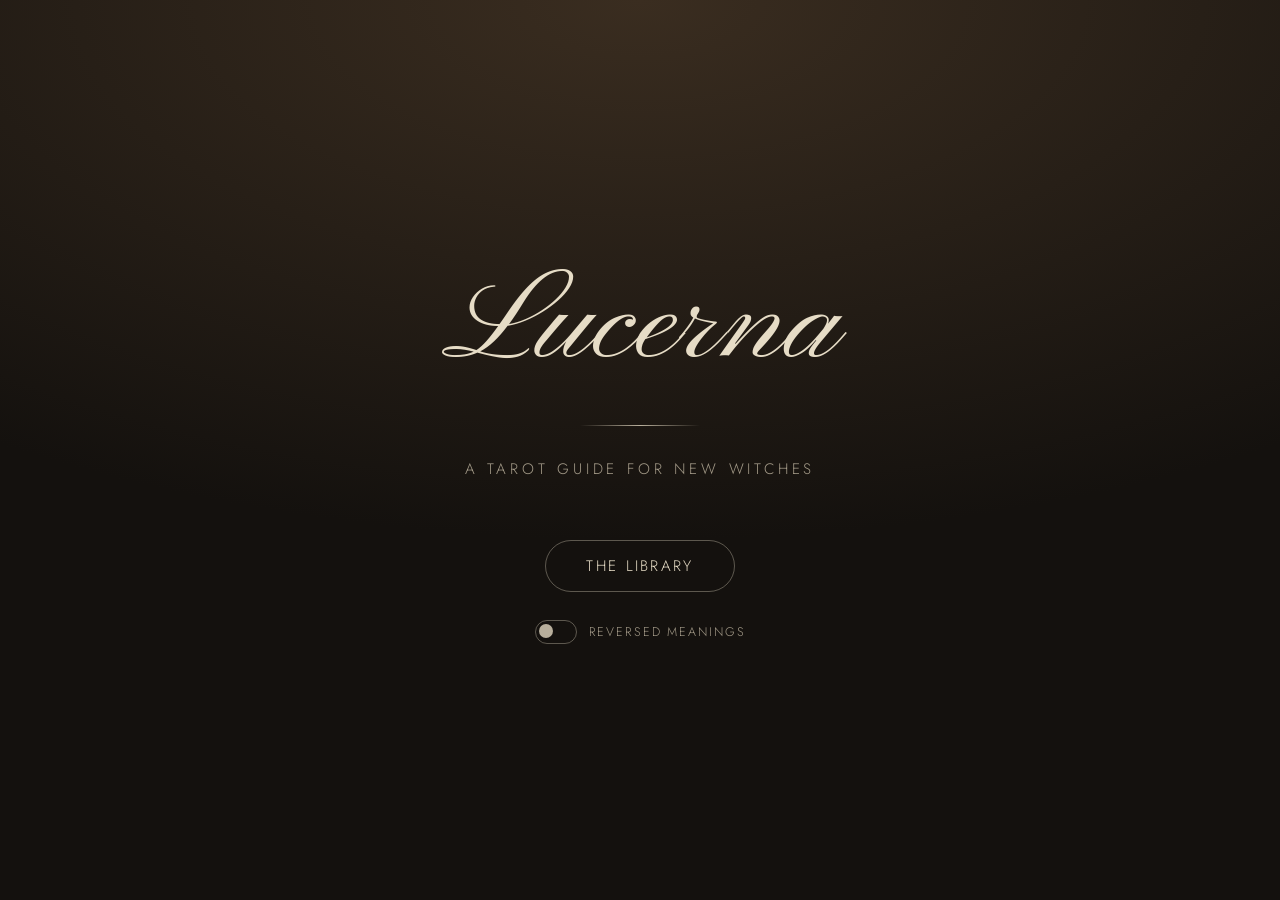
<file: index.html>
<!DOCTYPE html>
<html lang="en">
<head>
  <meta charset="UTF-8">
  <meta name="viewport" content="width=device-width, initial-scale=1.0">
  <title>Lucerna</title>
  <link rel="preconnect" href="https://fonts.googleapis.com">
  <link rel="preconnect" href="https://fonts.gstatic.com" crossorigin>
  <link href="https://fonts.googleapis.com/css2?family=Cormorant+Garamond:wght@300;400&family=Jost:wght@300;400&family=Pinyon+Script&display=swap" rel="stylesheet">
  <link rel="stylesheet" href="style.css?v=71">
</head>
<body>
  <header class="hero">
    <h1>Lucerna</h1>
    <div class="line"></div>
    <p class="tagline"><span>A tarot guide</span> <span>for new witches</span></p>

    <nav class="home-menu">
      <a href="library.html" class="tab large">The Library</a>

      <label class="switch-row">
        <input type="checkbox" id="reversed-toggle" class="switch-input">
        <span class="switch" aria-hidden="true"></span>
        <span>Reversed meanings</span>
      </label>
    </nav>
  </header>

  <script src="helpers.js?v=71"></script>
  <script>
    const reversedToggle = document.getElementById("reversed-toggle");
    reversedToggle.checked = reversedEnabled();
    reversedToggle.addEventListener("change", function () {
      setReversed(reversedToggle.checked);
    });
  </script>
</body>
</html>
</file>
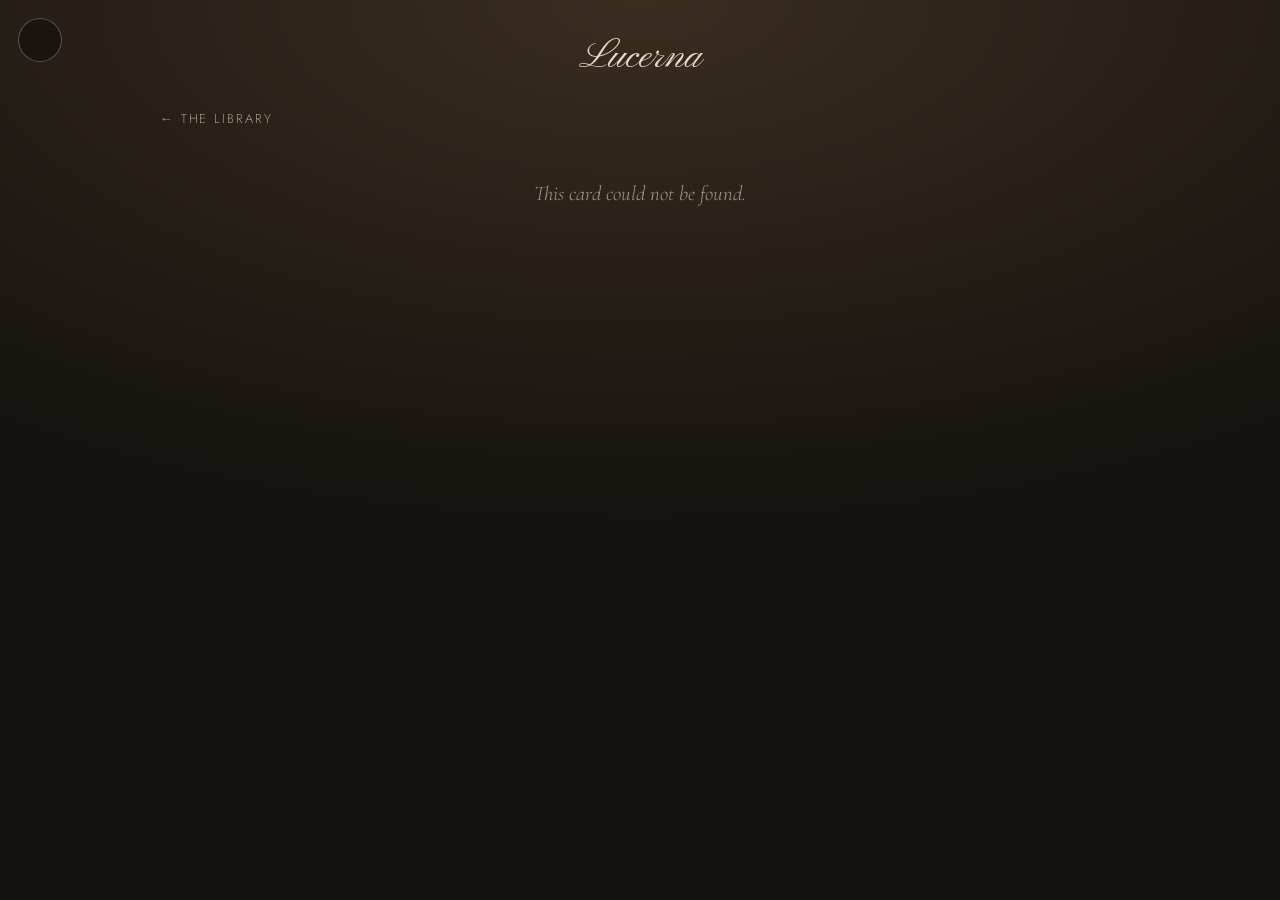
<file: card.html>
<!DOCTYPE html>
<html lang="en">
<head>
  <meta charset="UTF-8">
  <meta name="viewport" content="width=device-width, initial-scale=1.0">
  <title>Lucerna</title>
  <link rel="preconnect" href="https://fonts.googleapis.com">
  <link rel="preconnect" href="https://fonts.gstatic.com" crossorigin>
  <link href="https://fonts.googleapis.com/css2?family=Cormorant+Garamond:wght@300;400&family=Crimson+Pro:ital,wght@0,300;0,500;1,300&family=Jost:wght@300;400&family=Pinyon+Script&display=swap" rel="stylesheet">
  <link rel="stylesheet" href="style.css?v=71">
</head>
<body>
  <header class="page-header">
    <a href="index.html" class="home-link">Lucerna</a>
  </header>

  <main class="card-page" id="card-page"></main>

  <script src="menu.js?v=71"></script>
  <script src="cards.js?v=71"></script>
  <script src="helpers.js?v=71"></script>
  <script src="card.js?v=71"></script>
</body>
</html>
</file>
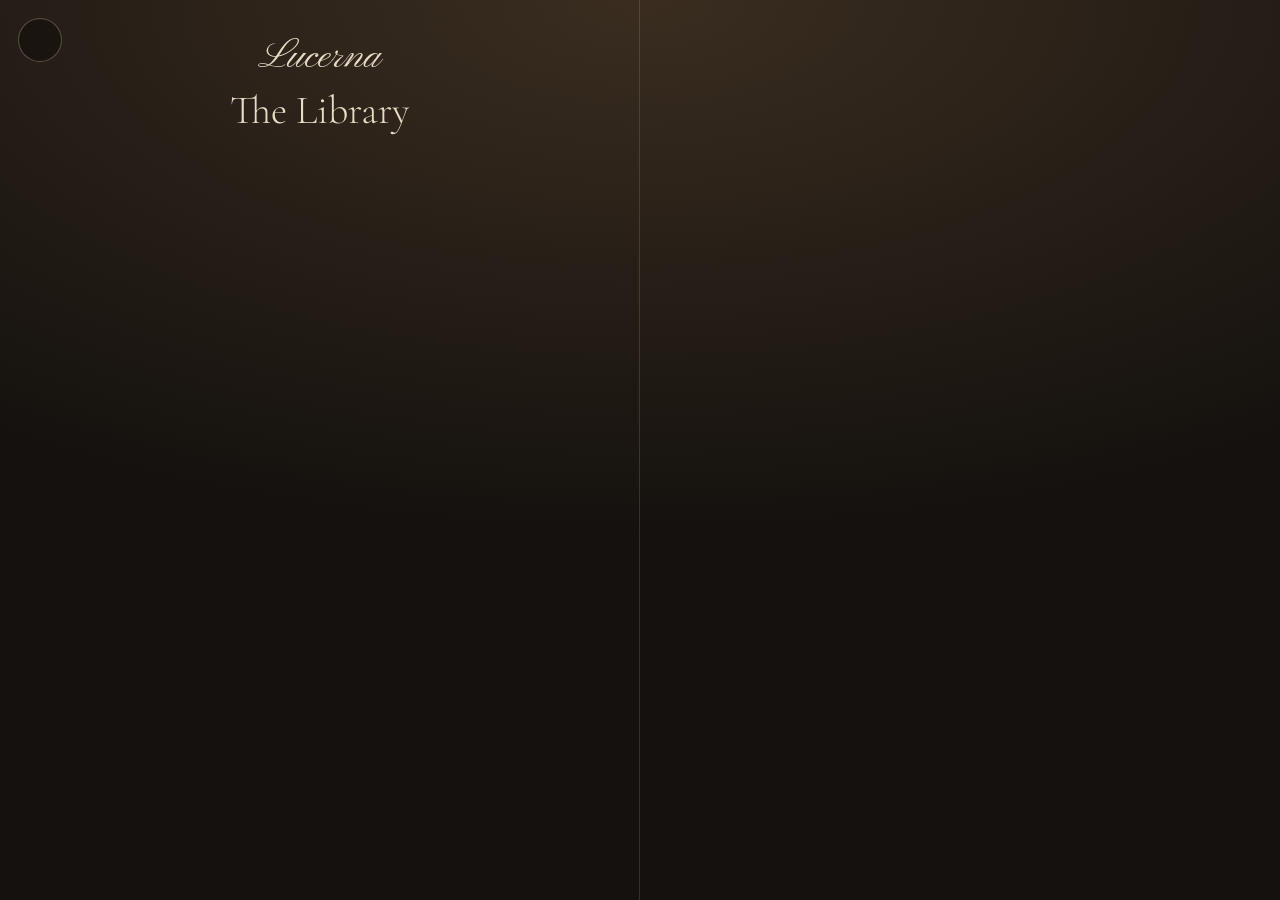
<file: library.html>
<!DOCTYPE html>
<html lang="en">
<head>
  <meta charset="UTF-8">
  <meta name="viewport" content="width=device-width, initial-scale=1.0">
  <title>The Library · Lucerna</title>
  <link rel="preconnect" href="https://fonts.googleapis.com">
  <link rel="preconnect" href="https://fonts.gstatic.com" crossorigin>
  <link href="https://fonts.googleapis.com/css2?family=Cormorant+Garamond:wght@300;400&family=Crimson+Pro:ital,wght@0,300;0,500;1,300&family=Jost:wght@300;400&family=Pinyon+Script&display=swap" rel="stylesheet">
  <link rel="stylesheet" href="style.css?v=71">
</head>
<body>
  <div class="library-layout">
    <aside class="index-pane">
      <header class="page-header">
        <a href="index.html" class="home-link">Lucerna</a>
        <h2>The Library</h2>
      </header>

      <div class="deck-map" id="deck-map"></div>
    </aside>

    <section class="detail-pane" id="detail-pane"></section>
  </div>

  <script src="menu.js?v=71"></script>
  <script src="cards.js?v=71"></script>
  <script src="helpers.js?v=71"></script>
  <script src="library.js?v=71"></script>
</body>
</html>
</file>
<file: style.css>
:root {
  --night: #14110e;
  --twilight: #3a2d20;
  --mist: #e6dcc6;
  --peach: #c98a7a;
  --moon-blue: #a39a88;
  --silver: #b8af9c;
  --faint-line: rgba(230, 220, 198, 0.15);
}

html {
  background-color: var(--night);
}

body {
  margin: 0;
  min-height: 100vh;
  background: radial-gradient(ellipse 110% 75% at 50% 0%, var(--twilight), var(--night) 80%);
  background-attachment: fixed;
  color: var(--mist);
  font-family: 'Jost', sans-serif;
  font-weight: 300;
}

/* ---------- Home page ---------- */

.tagline span {
  display: inline-block;
}

.hero {
  min-height: 100vh;
  display: flex;
  flex-direction: column;
  align-items: center;
  justify-content: center;
  text-align: center;
  padding: 24px;
  box-sizing: border-box;
}

h1 {
  font-family: 'Pinyon Script', cursive;
  font-weight: 400;
  font-size: clamp(4rem, 14vw, 8rem);
  line-height: 1.1;
  margin: 0;
}

.line {
  width: 120px;
  height: 1px;
  margin: 28px 0;
  background: linear-gradient(90deg, transparent, var(--silver), transparent);
}

.tagline {
  margin: 0;
  line-height: 2;
  color: var(--moon-blue);
  font-size: 0.95rem;
  letter-spacing: 0.25em;
  text-transform: uppercase;
}

.home-menu {
  margin-top: 56px;
  display: flex;
  flex-direction: column;
  align-items: center;
  gap: 16px;
}

/* "Reversed meanings" switch */
.switch-row {
  display: inline-flex;
  align-items: center;
  gap: 12px;
  margin-top: 12px;
  cursor: pointer;
  font-size: 0.78rem;
  letter-spacing: 0.15em;
  text-transform: uppercase;
  color: var(--moon-blue);
}

.switch-input {
  position: absolute;
  opacity: 0;
  width: 1px;
  height: 1px;
}

.switch {
  position: relative;
  flex-shrink: 0;
  width: 40px;
  height: 22px;
  border-radius: 999px;
  border: 1px solid rgba(230, 220, 198, 0.35);
  transition: background 0.2s ease, border-color 0.2s ease;
}

.switch::after {
  content: "";
  position: absolute;
  top: 3px;
  left: 3px;
  width: 14px;
  height: 14px;
  border-radius: 50%;
  background: var(--silver);
  transition: transform 0.2s ease, background 0.2s ease;
}

.switch-input:checked + .switch {
  background: rgba(163, 154, 136, 0.25);
  border-color: var(--moon-blue);
}

.switch-input:checked + .switch::after {
  transform: translateX(18px);
  background: #f4ede0;
}

.switch-input:focus-visible + .switch {
  outline: 2px solid var(--moon-blue);
  outline-offset: 3px;
}

/* ---------- Buttons ---------- */

.tab {
  display: inline-block;
  font-family: 'Jost', sans-serif;
  font-weight: 300;
  font-size: 0.85rem;
  letter-spacing: 0.15em;
  text-transform: uppercase;
  text-decoration: none;
  color: var(--mist);
  background: transparent;
  border: 1px solid rgba(230, 220, 198, 0.35);
  border-radius: 999px;
  padding: 10px 22px;
  cursor: pointer;
  transition: all 0.2s ease;
}

.tab:hover {
  border-color: var(--silver);
}

.tab.active {
  background: rgba(163, 154, 136, 0.18);
  border-color: var(--moon-blue);
  color: #f4ede0;
}

.tab.small {
  font-size: 0.75rem;
  padding: 8px 18px;
}

.tab.large {
  font-size: 0.95rem;
  padding: 14px 40px;
}

/* ---------- Menu button (top-left) ---------- */

.site-menu {
  position: fixed;
  top: 18px;
  left: 18px;
  z-index: 10;
}

.menu-toggle {
  display: flex;
  flex-direction: column;
  justify-content: center;
  gap: 5px;
  width: 44px;
  height: 44px;
  padding: 0 12px;
  border: 1px solid rgba(230, 220, 198, 0.3);
  border-radius: 50%;
  background: rgba(20, 17, 14, 0.7);
  cursor: pointer;
  transition: border-color 0.2s ease;
}

.menu-toggle:hover {
  border-color: var(--silver);
}

.menu-toggle span {
  display: block;
  height: 1px;
  background: var(--mist);
  transition: transform 0.2s ease, opacity 0.2s ease;
}

/* The three lines turn into an X when the menu is open */
.site-menu.open .menu-toggle span:nth-child(1) {
  transform: translateY(6px) rotate(45deg);
}
.site-menu.open .menu-toggle span:nth-child(2) {
  opacity: 0;
}
.site-menu.open .menu-toggle span:nth-child(3) {
  transform: translateY(-6px) rotate(-45deg);
}

.menu-panel {
  display: none;
  flex-direction: column;
  min-width: 200px;
  margin-top: 10px;
  padding: 10px;
  border: 1px solid rgba(230, 220, 198, 0.25);
  border-radius: 12px;
  background: #1d1814;
}

.site-menu.open .menu-panel {
  display: flex;
}

.menu-panel a {
  padding: 10px 14px;
  border-radius: 8px;
  font-family: 'Cormorant Garamond', serif;
  font-size: 1.3rem;
  color: var(--mist);
  text-decoration: none;
}

.menu-panel a:hover {
  background: rgba(163, 154, 136, 0.1);
}

.menu-panel a[aria-current="page"] {
  color: var(--moon-blue);
}

/* ---------- Shared page header ---------- */

.page-header {
  text-align: center;
  padding: 32px 24px 24px;
}

.home-link {
  display: inline-block;
  font-family: 'Pinyon Script', cursive;
  font-size: 2.5rem;
  color: var(--mist);
  text-decoration: none;
}

.page-header h2 {
  font-family: 'Cormorant Garamond', serif;
  font-weight: 300;
  font-size: 2.5rem;
  margin: 4px 0 0;
}

/* ---------- Library page ---------- */

.index-pane {
  padding: 32px 24px 64px;
}

.index-pane .page-header {
  padding: 0 0 24px;
}

.arcana-nav,
.suit-nav {
  display: flex;
  justify-content: center;
  flex-wrap: wrap;
  gap: 12px;
}

.arcana-nav {
  margin-bottom: 16px;
}

/* Cards read down each column, like an index.
   Up to two columns, each at least 200px wide (one column on narrow phones). */
.card-list {
  list-style: none;
  margin: 28px 0 0;
  padding: 0;
  columns: 2 200px;
  column-gap: 24px;
}

.card-list li {
  border-bottom: 1px solid var(--faint-line);
  break-inside: avoid;
}

.card-link {
  display: flex;
  align-items: baseline;
  gap: 14px;
  padding: 8px;
  border-radius: 8px;
  text-decoration: none;
  color: var(--mist);
  font-family: 'Cormorant Garamond', serif;
  font-size: 1.25rem;
  transition: background 0.2s ease, color 0.2s ease;
}

.card-link:hover {
  color: #f4ede0;
  background: rgba(163, 154, 136, 0.08);
}

.card-link.active {
  color: #f4ede0;
  background: rgba(163, 154, 136, 0.18);
}

.card-numeral {
  width: 3em;
  flex-shrink: 0;
  text-align: left;
  font-size: 0.95rem;
  letter-spacing: 0.05em;
  font-variant-numeric: lining-nums;
  color: var(--moon-blue);
}

.card-list li.empty {
  column-span: all;
  border-bottom: none;
}

.empty {
  text-align: center;
  font-family: 'Cormorant Garamond', serif;
  font-style: italic;
  font-size: 1.3rem;
  color: var(--moon-blue);
}

.detail-pane {
  display: none;
}

.detail-placeholder {
  min-height: 70vh;
  display: flex;
  align-items: center;
  justify-content: center;
  margin: 0;
  font-family: 'Cormorant Garamond', serif;
  font-style: italic;
  font-size: 1.4rem;
  color: var(--moon-blue);
}

/* Wide screens: index on the left, card on the right */
@media (min-width: 900px) {
  .library-layout {
    display: grid;
    grid-template-columns: 1fr 1fr;
    height: 100vh;
  }
  .index-pane,
  .detail-pane {
    height: 100vh;
    overflow-y: auto;
    box-sizing: border-box;
    scrollbar-width: none; /* hides the scroll bar, scrolling still works */
  }
  .index-pane::-webkit-scrollbar,
  .detail-pane::-webkit-scrollbar {
    display: none;
  }
  .index-pane {
    padding: 32px 40px 48px;
    border-right: 1px solid var(--faint-line);
  }
  .detail-pane {
    display: block;
    padding: 48px 48px 64px;
  }
}

/* ---------- Library: before anything is chosen ---------- */

.choosing .arcana-nav {
  flex-direction: column;
  align-items: center;
  gap: 18px;
  margin: 40px 0;
}

.choosing .arcana-nav .tab {
  width: 280px;
  padding: 14px 0;
  font-family: 'Cormorant Garamond', serif;
  font-weight: 400;
  font-size: 1.9rem;
  letter-spacing: 0.03em;
  text-transform: none;
}

.arcana-intro {
  max-width: 56ch;
}

.arcana-intro h2 {
  font-family: 'Cormorant Garamond', serif;
  font-weight: 300;
  font-size: 2.4rem;
  margin: 0 0 12px;
}

.arcana-intro h3 {
  display: flex;
  align-items: baseline;
  gap: 14px;
  font-family: 'Cormorant Garamond', serif;
  font-weight: 400;
  font-size: 1.6rem;
  color: #f4ede0;
  margin: 32px 0 8px;
}

.arcana-intro .count {
  font-family: 'Jost', sans-serif;
  font-weight: 300;
  font-size: 0.72rem;
  letter-spacing: 0.2em;
  text-transform: uppercase;
  color: var(--moon-blue);
}

.arcana-intro p {
  margin: 0;
  font-size: 1.02rem;
  line-height: 1.7;
}

.suit-notes {
  list-style: none;
  margin: 18px 0 0;
  padding: 0;
}

.suit-notes li {
  padding: 8px 0;
  border-bottom: 1px solid var(--faint-line);
  font-size: 0.95rem;
}

.suit-notes span {
  display: inline-block;
  width: 6.5em;
  font-family: 'Cormorant Garamond', serif;
  font-size: 1.2rem;
  color: #f4ede0;
}

/* Phones: the guide sits under the buttons */
.card-index .arcana-intro {
  padding: 0 8px;
}

@media (min-width: 900px) {
  /* Wide screens: the guide lives on the right, buttons centered on the left */
  .card-index .arcana-intro {
    display: none;
  }
  .choosing .index-pane {
    display: flex;
    flex-direction: column;
  }
  .choosing .arcana-nav {
    flex: 1;
    justify-content: center;
    margin: 0 0 10vh;
  }
  .detail-pane .arcana-intro {
    margin: 0 auto;
    padding-top: 6vh;
  }
}

/* ---------- Map of the deck ---------- */

.map-label {
  display: flex;
  align-items: baseline;
  gap: 12px;
  margin: 20px 0 12px;
  font-family: 'Cormorant Garamond', serif;
  font-size: 1.5rem;
  color: #f4ede0;
}

.map-label span {
  font-family: 'Jost', sans-serif;
  font-weight: 300;
  font-size: 0.7rem;
  letter-spacing: 0.2em;
  text-transform: uppercase;
  color: var(--moon-blue);
}

.map-major-grid {
  display: grid;
  grid-template-columns: repeat(auto-fill, minmax(72px, 1fr));
  gap: 6px;
}

.map-major {
  display: flex;
  flex-direction: column;
  align-items: center;
  justify-content: center;
  gap: 3px;
  min-height: 60px;
  padding: 6px 4px;
  border: 1px solid rgba(230, 220, 198, 0.2);
  border-radius: 8px;
  text-align: center;
  text-decoration: none;
  color: var(--mist);
  transition: background 0.2s ease, border-color 0.2s ease;
}

.map-num {
  font-family: 'Cormorant Garamond', serif;
  font-size: 1.1rem;
  font-variant-numeric: lining-nums;
  color: var(--moon-blue);
}

.map-name {
  font-family: 'Cormorant Garamond', serif;
  font-size: 0.9rem;
  line-height: 1.15;
}

.map-suits {
  display: grid;
  grid-template-columns: repeat(4, minmax(0, 1fr));
  gap: 10px;
}

.map-suit {
  border: 1px solid rgba(230, 220, 198, 0.2);
  border-radius: 10px;
  padding: 10px 4px;
}

.map-suit h3 {
  margin: 0 0 6px;
  text-align: center;
  font-family: 'Cormorant Garamond', serif;
  font-weight: 400;
  font-size: 1.15rem;
  color: #f4ede0;
}

.map-pips,
.map-court {
  display: flex;
  flex-direction: column;
}

.map-court {
  margin-top: 6px;
  padding-top: 6px;
  border-top: 1px solid rgba(163, 154, 136, 0.35);
}

.map-minor {
  display: block;
  padding: 3px 2px;
  border-radius: 6px;
  text-align: center;
  text-decoration: none;
  font-family: 'Cormorant Garamond', serif;
  font-size: 1.02rem;
  color: var(--mist);
  transition: background 0.2s ease;
}

.map-major:hover,
.map-minor:hover {
  background: rgba(163, 154, 136, 0.08);
  border-color: var(--silver);
}

.map-major.active,
.map-minor.active {
  background: rgba(163, 154, 136, 0.2);
  border-color: var(--moon-blue);
  color: #f4ede0;
}

/* ---------- Card details (used on both pages) ---------- */

.card-page {
  max-width: 960px;
  margin: 0 auto;
  padding: 0 24px 80px;
}

.back-link {
  display: inline-block;
  margin-bottom: 32px;
  color: var(--moon-blue);
  text-decoration: none;
  font-size: 0.8rem;
  letter-spacing: 0.15em;
  text-transform: uppercase;
}

.back-link:hover {
  color: #f4ede0;
}

/* Top block: big card image beside its name and keywords */
.card-top {
  display: grid;
  grid-template-columns: 300px 1fr;
  gap: 48px;
  align-items: center;
}

.detail-pane .card-top {
  grid-template-columns: 240px 1fr;
  gap: 36px;
}

/* Below: the meanings get the full width */
.card-body {
  margin-top: 16px;
}

.card-art {
  aspect-ratio: 7 / 12;
  border: 1px solid rgba(230, 220, 198, 0.35);
  border-radius: 12px;
  background: linear-gradient(160deg, #2b231b, #15120f);
  display: flex;
  align-items: center;
  justify-content: center;
  font-family: 'Cormorant Garamond', serif;
  font-size: 3.5rem;
  font-variant-numeric: lining-nums;
  color: var(--silver);
}

/* A card with real artwork: the picture fills the frame */
.card-art.has-image {
  background: none;
  border: none;
  border-radius: 14px;
  overflow: hidden;
  box-shadow: 0 18px 48px rgba(0, 0, 0, 0.45);
}

.card-art.has-image img,
.card-art.has-image svg {
  display: block;
  width: 100%;
  height: 100%;
}

/* Artwork that isn't exactly 7:12 fills the card without being stretched */
.card-art.has-image img {
  object-fit: cover;
}

.detail-pane .card-title {
  font-size: 2.6rem;
}

.card-eyebrow {
  margin: 0 0 8px;
  font-size: 0.8rem;
  letter-spacing: 0.25em;
  text-transform: uppercase;
  color: var(--moon-blue);
}

.card-title {
  font-family: 'Cormorant Garamond', serif;
  font-weight: 300;
  font-size: clamp(2.5rem, 6vw, 3.5rem);
  line-height: 1.1;
  margin: 0;
}

.keyword-label {
  margin: 24px 0 8px;
  font-size: 0.75rem;
  letter-spacing: 0.2em;
  text-transform: uppercase;
  color: var(--moon-blue);
}

.keyword-row {
  display: flex;
  flex-wrap: wrap;
  gap: 8px;
}

.keyword {
  font-size: 0.85rem;
  letter-spacing: 0.05em;
  padding: 4px 12px;
  border-radius: 999px;
  border: 1px solid rgba(230, 220, 198, 0.3);
}

.keyword.reversed {
  color: var(--peach);
  border-color: rgba(201, 138, 122, 0.3);
}

/* ---------- Foldable card sections ----------
   Each section is a <details> box: tap the title to fold it open or closed.
   A thin line separates the sections; the small chevron shows the state. */
.card-section {
  border-top: 1px solid var(--faint-line);
}

.card-body > .card-section:first-child {
  margin-top: 28px;
}

.card-section summary {
  display: flex;
  align-items: center;
  justify-content: space-between;
  gap: 16px;
  min-height: 44px;
  padding: 14px 0;
  cursor: pointer;
  list-style: none;
}

.card-section summary::-webkit-details-marker {
  display: none;
}

.card-section summary::after {
  content: "";
  flex: none;
  width: 8px;
  height: 8px;
  margin-right: 6px;
  border-right: 1px solid var(--silver);
  border-bottom: 1px solid var(--silver);
  transform: translateY(-3px) rotate(45deg);
  transition: transform 0.2s ease;
}

.card-section[open] summary::after {
  transform: translateY(2px) rotate(-135deg);
}

.card-section summary:focus-visible {
  outline: 1px solid var(--silver);
  outline-offset: 4px;
  border-radius: 4px;
}

.card-section h3 {
  font-family: 'Cormorant Garamond', serif;
  font-weight: 400;
  font-size: 1.5rem;
  color: #f4ede0;
  margin: 0;
}

.card-section-body {
  padding: 0 0 22px;
}

.section-list {
  margin: 0;
  padding-left: 1.1em;
  max-width: 65ch;
  font-family: 'Crimson Pro', serif;
  font-weight: 300;
  font-size: 1.2rem;
  line-height: 1.65;
  -webkit-font-smoothing: antialiased;
  -moz-osx-font-smoothing: grayscale;
}

.section-list li + li {
  margin-top: 10px;
}

.section-list li::marker {
  color: var(--moon-blue);
}

.section-list strong {
  font-weight: 500;
  color: #f4ede0;
}

@media (prefers-reduced-motion: reduce) {
  .card-section summary::after {
    transition: none;
  }
}

/* Card meaning text: Crimson Pro Light, a slender book-like serif.
   It runs small, so it is set a little larger than the rest of the app.
   The smoothing lines keep light text on the dark background from looking heavy on Macs. */
.card-section p {
  margin: 0;
  max-width: 65ch;
  font-family: 'Crimson Pro', serif;
  font-weight: 300;
  font-size: 1.2rem;
  line-height: 1.65;
  -webkit-font-smoothing: antialiased;
  -moz-osx-font-smoothing: grayscale;
}

.card-pager {
  display: flex;
  justify-content: space-between;
  gap: 16px;
  margin-top: 56px;
  padding-top: 24px;
  border-top: 1px solid var(--faint-line);
}

.card-pager a {
  font-family: 'Cormorant Garamond', serif;
  font-size: 1.2rem;
  color: var(--mist);
  text-decoration: none;
}

.card-pager a:hover {
  color: var(--moon-blue);
}

/* Minor Arcana index: short names (Ace, Two...) fit in more columns */
.card-list.minor {
  columns: 2;
}

.group-label {
  margin: 28px 0 0 8px;
  font-size: 0.72rem;
  letter-spacing: 0.2em;
  text-transform: uppercase;
  color: var(--moon-blue);
}

.group-label + .card-list {
  margin-top: 6px;
}

/* Shown where a card's text hasn't been written yet */
.not-written {
  font-family: 'Cormorant Garamond', serif;
  font-style: italic;
  font-size: 1.05rem;
  color: rgba(163, 154, 136, 0.6);
}

/* ---------- Phones ---------- */

/* Narrower laptop windows: a slightly smaller card beside the index */
@media (min-width: 900px) and (max-width: 1200px) {
  .detail-pane .card-top {
    grid-template-columns: 180px 1fr;
    gap: 28px;
  }
  .detail-pane .card-title {
    font-size: 2.2rem;
  }
}

@media (max-width: 700px) {
  .card-top {
    grid-template-columns: 1fr;
    gap: 28px;
    text-align: center;
  }
  .card-art {
    width: 100%;
    max-width: 240px;
    margin: 0 auto;
  }
  .card-heading .keyword-row {
    justify-content: center;
  }
}

/* Small phones: keep the buttons on tidy rows */
@media (max-width: 500px) {
  .arcana-nav,
  .suit-nav {
    gap: 8px;
  }
  .tab {
    font-size: 0.75rem;
    letter-spacing: 0.1em;
    padding: 9px 16px;
  }
  .tab.small {
    font-size: 0.68rem;
    padding: 7px 12px;
  }
}
</file>
